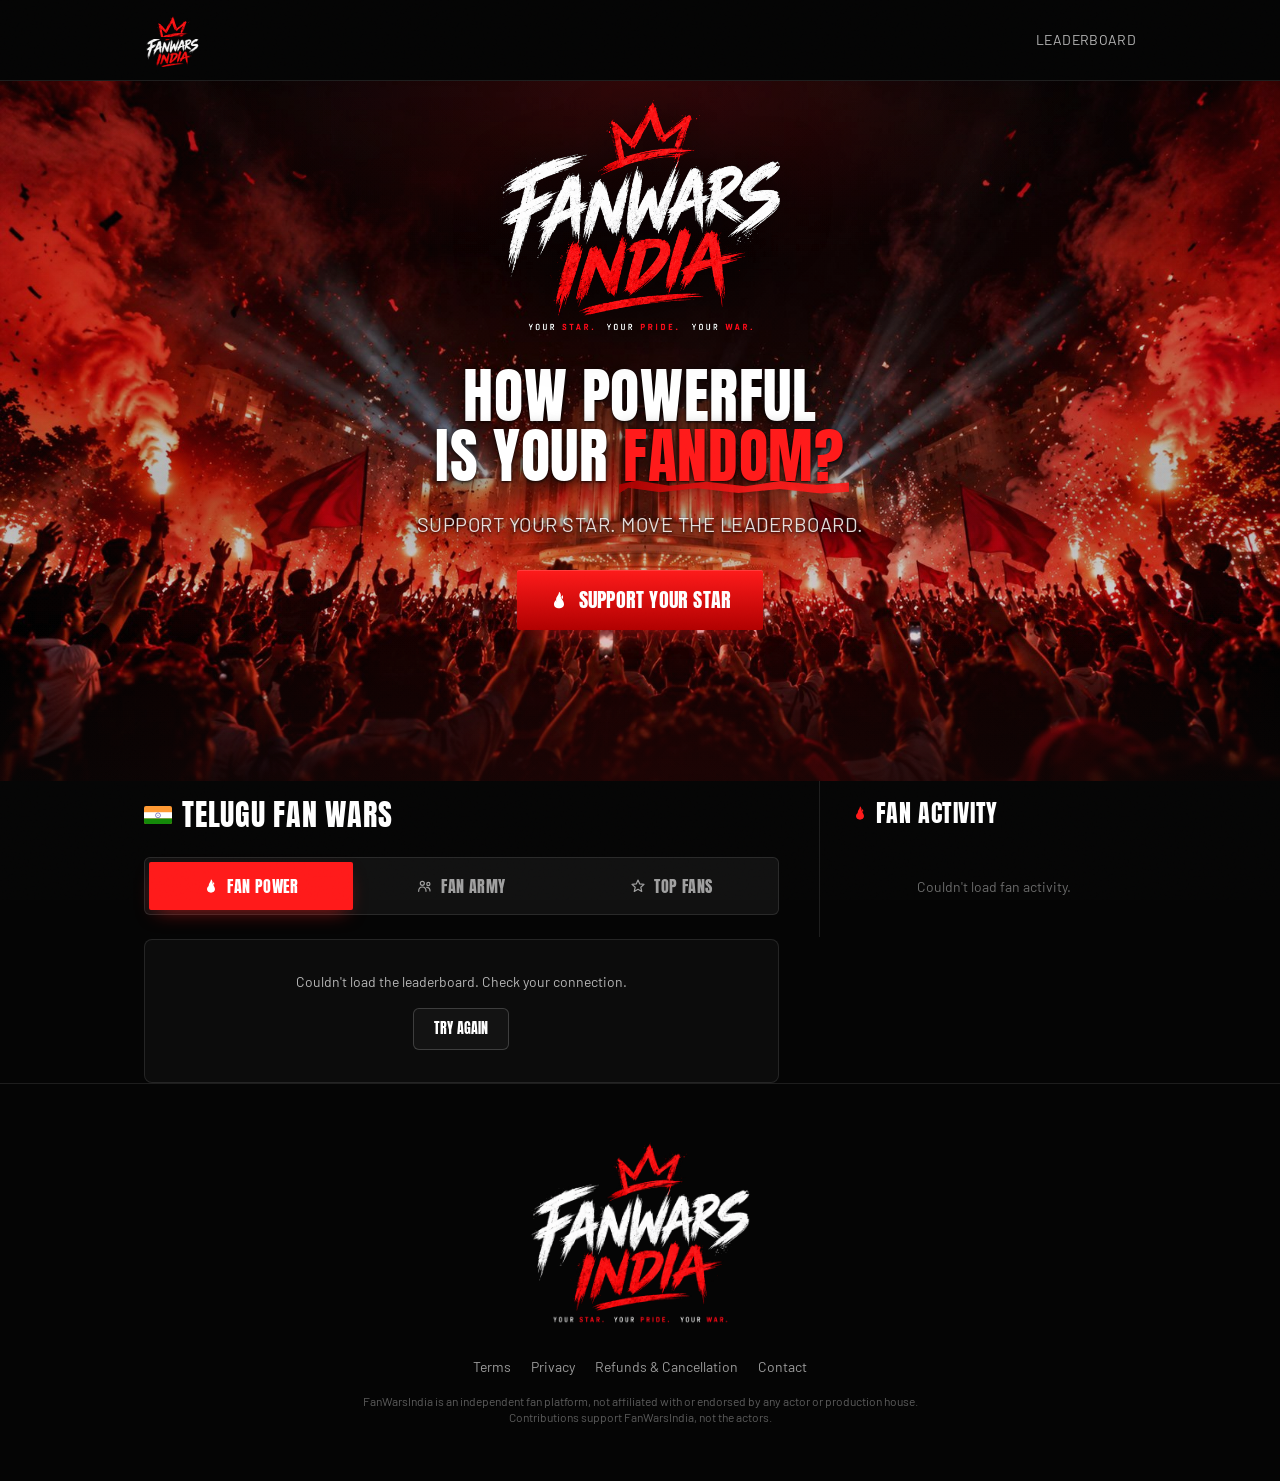
<file: index.html>
<!doctype html>
<html lang="en">
<head>
<meta charset="UTF-8" />
<meta name="viewport" content="width=device-width, initial-scale=1, viewport-fit=cover" />
<title>FanWarsIndia — Your Star. Your Pride. Your War.</title>
<meta name="description" content="Telugu cinema fandom leaderboard. Support your star. Move the leaderboard." />
<meta name="theme-color" content="#050505" />
<link rel="canonical" href="https://www.fanwarsindia.com/" />

<meta property="og:type" content="website" />
<meta property="og:site_name" content="FanWarsIndia" />
<meta property="og:url" content="https://www.fanwarsindia.com/" />
<meta property="og:title" content="FanWarsIndia — How powerful is your fandom?" />
<meta property="og:description" content="Support your star. Move the leaderboard. Your Star. Your Pride. Your War." />
<meta property="og:image" content="https://www.fanwarsindia.com/assets/og/og-image.jpg" />
<meta property="og:image:width" content="1200" />
<meta property="og:image:height" content="630" />
<meta property="og:image:alt" content="FanWarsIndia logo over a crowd of Telugu cinema fans" />
<meta name="twitter:card" content="summary_large_image" />
<meta name="twitter:title" content="FanWarsIndia — How powerful is your fandom?" />
<meta name="twitter:description" content="Support your star. Move the leaderboard." />
<meta name="twitter:image" content="https://www.fanwarsindia.com/assets/og/og-image.jpg" />

<link rel="preconnect" href="https://fonts.googleapis.com" />
<link rel="preconnect" href="https://fonts.gstatic.com" crossorigin />
<link href="https://fonts.googleapis.com/css2?family=Anton&family=Barlow:wght@400;500;600;700&family=Oswald:wght@500;600;700&display=swap" rel="stylesheet" />


<link rel="stylesheet" href="css/styles.css?v=29" />
<link rel="stylesheet" href="css/tailwind.css?v=29" />
<link rel="icon" href="assets/logo/crown-mark.png" type="image/png" />
</head>
<body class="font-body bg-fwblack text-fwwhite">
<div class="grain-overlay"></div>

<!-- HEADER -->
<header class="sticky top-0 z-40 border-b border-white/10 bg-fwblack/90 backdrop-blur">
  <div class="max-w-5xl mx-auto px-4 h-20 flex items-center justify-between">
    <a href="#top" class="flex flex-col items-center justify-center gap-0.5 py-2">
      <img src="assets/logo/crown-mark.png" alt="" class="h-6 w-auto object-contain" />
      <img src="assets/logo/wordmark-mark.png" alt="FanWarsIndia" class="h-7 w-auto object-contain" />
    </a>
    <nav class="flex items-center gap-4 text-sm uppercase tracking-wide text-white/70">
      <a href="#leaderboard" class="hover:text-fwwhite transition-colors">Leaderboard</a>
    </nav>
  </div>
</header>

<main id="top">
  <!-- HERO -->
  <section class="relative px-4 pt-3 sm:pt-4 pb-16 text-center overflow-hidden min-h-[560px] sm:min-h-[700px] flex items-start">
    <!-- Tall image for phones, wide for tablets/laptops; each device downloads only its own. -->
    <picture>
      <source media="(max-width: 767px)" srcset="assets/hero/hero-mobile.jpg" />
      <img
        src="assets/hero/hero-desktop.jpg"
        alt=""
        fetchpriority="high"
        class="absolute inset-0 z-0 w-full h-full object-cover object-[center_40%] max-md:object-bottom"
      />
    </picture>
    <div class="absolute inset-0 hero-scrim"></div>
    <div class="hero-glow"></div>
    <div class="relative z-10 max-w-2xl mx-auto">
      <div class="flex justify-center mb-8">
        <img src="assets/logo/fanwarsindia-logo.png" alt="FanWarsIndia — Your Star. Your Pride. Your War." class="w-64 sm:w-72 h-auto drop-shadow-[0_6px_24px_rgba(0,0,0,0.85)]" />
      </div>
      <h1 class="font-display uppercase leading-[0.95] text-[13vw] sm:text-6xl hero-text-shadow">
        How powerful<br />is your <span class="text-fwred brush-underline">fandom?</span>
      </h1>
      <p class="mt-6 text-lg sm:text-xl text-white/85 uppercase tracking-wide hero-text-shadow">
        Support your star. Move the leaderboard.
      </p>
      <div class="mt-8 flex justify-center">
        <a
          href="#leaderboard"
          class="fire-btn tap-active inline-flex items-center gap-2.5 font-display uppercase text-lg sm:text-xl px-8 py-4 rounded-sm"
        >
          <span class="w-5 h-5">
            <svg viewBox="0 0 24 24" fill="none" xmlns="http://www.w3.org/2000/svg">
              <path d="M12 2C12 6 8.5 7.8 8.5 11.5C8.5 13.5 9.8 14.5 9.8 14.5C9.8 14.5 8.5 13.8 8.5 12C6.8 13.5 6 15.3 6 17C6 20 8.7 22 12 22C15.3 22 18 20 18 17C18 12.5 14.5 11.8 14.8 8C14.8 8 16 9.5 16 11.5C17 10 17.2 8 16.2 6C15.5 8 14 8.5 14 8.5C15 5.5 13.5 3 12 2Z" fill="currentColor"/>
            </svg>
          </span>
          Support Your Star
        </a>
      </div>
    </div>
  </section>

  <div class="lg:max-w-5xl lg:mx-auto lg:px-4 lg:grid lg:grid-cols-[2fr_1fr] lg:gap-10 lg:items-start">

    <!-- LEADERBOARD -->
    <section id="leaderboard" class="scroll-mt-24 px-4 pt-4 pb-10 max-w-2xl mx-auto lg:max-w-none lg:mx-0 lg:px-0 lg:pb-0">
      <div class="flex items-center gap-2.5 mb-6">
        <!-- SVG, not the 🇮🇳 emoji: Windows has no flag emoji and renders it as the letters "IN" -->
        <svg viewBox="0 0 30 20" class="w-7 h-auto shrink-0 rounded-[2px]" role="img" aria-label="India">
          <rect width="30" height="20" fill="#FF9933"/>
          <rect y="6.667" width="30" height="6.667" fill="#FFFFFF"/>
          <rect y="13.333" width="30" height="6.667" fill="#138808"/>
          <circle cx="15" cy="10" r="2.6" fill="none" stroke="#000080" stroke-width="0.5"/>
          <circle cx="15" cy="10" r="0.5" fill="#000080"/>
        </svg>
        <h2 class="font-display uppercase text-2xl sm:text-3xl tracking-wide">Telugu Fan Wars</h2>
      </div>

      <!-- Toggle -->
      <div class="grid grid-cols-3 gap-1.5 p-1 rounded-md bg-white/5 border border-white/10 mb-6">
        <button id="toggle-power" data-mode="power" class="toggle-btn tap-active py-3 rounded-sm font-display uppercase text-xs sm:text-base tracking-wide flex items-center justify-center gap-1.5 sm:gap-2">
          <span class="w-4 h-4 shrink-0 js-icon-flame"></span> Fan Power
        </button>
        <button id="toggle-army" data-mode="army" class="toggle-btn tap-active py-3 rounded-sm font-display uppercase text-xs sm:text-base tracking-wide flex items-center justify-center gap-1.5 sm:gap-2">
          <span class="w-4 h-4 shrink-0 js-icon-crowd"></span> Fan Army
        </button>
        <button id="toggle-fans" data-mode="fans" class="toggle-btn tap-active py-3 rounded-sm font-display uppercase text-xs sm:text-base tracking-wide flex items-center justify-center gap-1.5 sm:gap-2">
          <span class="w-4 h-4 shrink-0 js-icon-star"></span> Top Fans
        </button>
      </div>

      <div id="leaderboard-list" class="flex flex-col gap-3"></div>
    </section>

    <!-- FAN ACTIVITY -->
    <section class="px-4 py-10 max-w-2xl mx-auto border-t border-white/10 lg:max-w-none lg:mx-0 lg:px-0 lg:py-4 lg:border-t-0 lg:border-l lg:border-white/10 lg:pl-8 lg:sticky lg:top-24 lg:max-h-[calc(100vh-7rem)] lg:overflow-y-auto lg:no-scrollbar">
      <div class="flex items-center gap-2 mb-6">
        <span class="w-4 h-4 text-fwred js-icon-flame"></span>
        <h2 class="font-display uppercase text-xl sm:text-2xl tracking-wide">Fan Activity</h2>
      </div>
      <div id="activity-list" class="flex flex-col divide-y divide-white/10"></div>
    </section>

  </div>

  <!-- FOOTER -->
  <footer class="px-4 py-14 text-center border-t border-white/10">
    <img src="assets/logo/fanwarsindia-logo.png" alt="FanWarsIndia — Your Star. Your Pride. Your War." class="w-48 sm:w-56 mx-auto" />
    <nav class="mt-8 flex flex-wrap justify-center gap-x-5 gap-y-2 text-sm text-white/60">
      <a href="terms.html" class="hover:text-white">Terms</a>
      <a href="privacy.html" class="hover:text-white">Privacy</a>
      <a href="refund.html" class="hover:text-white">Refunds &amp; Cancellation</a>
      <a href="contact.html" class="hover:text-white">Contact</a>
    </nav>
    <p class="text-white/35 text-xs mt-4 max-w-xl mx-auto">FanWarsIndia is an independent fan platform, not affiliated with or endorsed by any actor or production house. Contributions support FanWarsIndia, not the actors.</p>
  </footer>
</main>

<!-- SUPPORT FLOW MODAL ROOT -->
<div id="modal-root"></div>

<script src="js/config.js?v=29"></script>
<script src="js/icons.js?v=29"></script>
<script src="js/actors.js?v=29"></script>
<script src="js/fanLevel.js?v=29"></script>
<script src="js/store.js?v=29"></script>
<script src="js/render.js?v=29"></script>
<script src="js/fan-card.js?v=29"></script>
<script src="js/support-flow.js?v=29"></script>
<script src="js/main.js?v=29"></script>
</body>
</html>
</file>
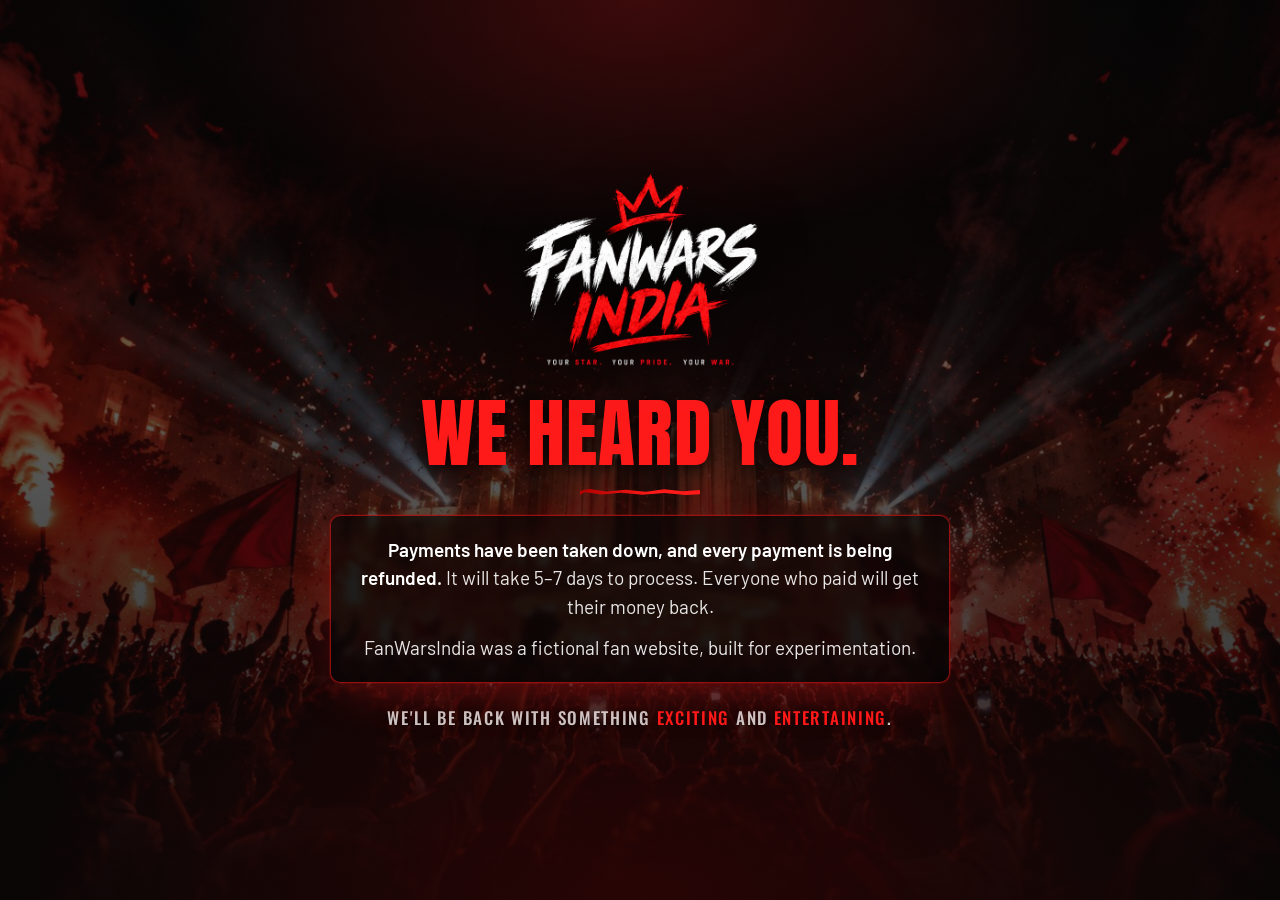
<file: maintenance-site/index.html>
<!doctype html>
<html lang="en">
<head>
<meta charset="UTF-8" />
<meta name="viewport" content="width=device-width, initial-scale=1, viewport-fit=cover" />
<title>FanWarsIndia — A note from us</title>
<meta name="description" content="A note from FanWarsIndia: payments have been taken down and all payments are being refunded." />
<meta name="robots" content="noindex, nofollow" />
<meta name="theme-color" content="#050505" />
<link rel="icon" href="/assets/logo/crown-mark.png" type="image/png" />
<link rel="preconnect" href="https://fonts.googleapis.com" />
<link rel="preconnect" href="https://fonts.gstatic.com" crossorigin />
<link href="https://fonts.googleapis.com/css2?family=Anton&family=Barlow:wght@400;500;600&family=Oswald:wght@500;600&display=swap" rel="stylesheet" />
<style>
  :root { --black: #050505; --white: #ffffff; --red: #ff1a1a; --deepred: #b00000; }
  * { box-sizing: border-box; margin: 0; padding: 0; }
  html, body { height: 100%; overflow: hidden; }
  body {
    background: var(--black);
    color: var(--white);
    font-family: "Barlow", system-ui, sans-serif;
    -webkit-font-smoothing: antialiased;
    position: relative;
  }
  .bg { position: fixed; inset: 0; z-index: 0; }
  .bg img { width: 100%; height: 100%; object-fit: cover; object-position: center 40%; display: block; }
  /* Dark scrim so the text stays readable, fading to the page black at the bottom */
  .scrim {
    position: fixed; inset: 0; z-index: 1; pointer-events: none;
    background: linear-gradient(to bottom, rgba(5,5,5,0.72) 0%, rgba(5,5,5,0.62) 40%, rgba(5,5,5,0.78) 75%, rgba(5,5,5,0.96) 100%);
  }
  .glow {
    position: fixed; inset: 0; z-index: 2; pointer-events: none;
    background:
      radial-gradient(ellipse 60% 45% at 50% 0%, rgba(255,26,26,0.22), transparent 60%),
      radial-gradient(ellipse 80% 60% at 50% 100%, rgba(176,0,0,0.20), transparent 70%);
  }
  .grain {
    position: fixed; inset: 0; z-index: 3; pointer-events: none; opacity: 0.06; mix-blend-mode: overlay;
    background-image: url("data:image/svg+xml;utf8,<svg xmlns='http://www.w3.org/2000/svg' width='120' height='120'><filter id='n'><feTurbulence type='fractalNoise' baseFrequency='0.85' numOctaves='2' stitchTiles='stitch'/></filter><rect width='100%25' height='100%25' filter='url(%23n)'/></svg>");
    background-size: 220px 220px;
  }
  /* Everything is sized from the screen HEIGHT (vh/dvh) as well as the width, so the whole
     message always fits on one screen with no scrolling. */
  main {
    position: relative; z-index: 4;
    height: 100vh; height: 100dvh;
    display: flex; flex-direction: column; align-items: center; justify-content: center;
    text-align: center;
    padding: 2vh 24px;
    overflow: hidden;
  }
  .logo {
    height: auto; width: auto;
    max-width: min(280px, 62vw);
    max-height: 22vh;
    filter: drop-shadow(0 6px 24px rgba(0,0,0,0.85));
    margin-bottom: 3vh;
  }
  .bar {
    width: 120px; height: 6px; margin: 1.8vh auto 0;
    background: linear-gradient(90deg, var(--deepred), var(--red) 60%, var(--red));
    clip-path: polygon(0% 30%, 8% 0%, 22% 40%, 38% 10%, 55% 45%, 70% 5%, 86% 35%, 100% 15%, 100% 85%, 88% 100%, 70% 65%, 52% 95%, 34% 60%, 18% 90%, 4% 55%, 0% 100%);
  }
  h1 {
    font-family: "Anton", "Arial Black", sans-serif;
    font-weight: 400;
    text-transform: uppercase;
    font-size: min(11vw, 9vh, 76px);
    line-height: 1.02;
    color: var(--red);
    text-shadow: 0 0 40px rgba(255,26,26,0.4), 0 3px 18px rgba(0,0,0,0.85);
    letter-spacing: 0.015em;
    text-shadow: 0 3px 18px rgba(0,0,0,0.85);
  }
  /* The highlighted announcement */
  .notice {
    margin-top: 2.2vh;
    width: min(620px, 100%);
    padding: 2.2vh min(5vw, 28px);
    border: 1px solid rgba(255,26,26,0.55);
    border-radius: 10px;
    background: rgba(5,5,5,0.62);
    box-shadow: 0 0 0 1px rgba(255,26,26,0.12), 0 18px 50px -18px rgba(255,26,26,0.45);
    backdrop-filter: blur(3px);
  }
  .notice p {
    font-size: min(4.3vw, 2.75vh, 19px);
    line-height: 1.5;
    color: rgba(255,255,255,0.9);
  }
  .notice p + p { margin-top: 1.4vh; }
  .notice strong { color: var(--white); font-weight: 600; }
  .coming {
    margin-top: 2.4vh;
    font-family: "Oswald", sans-serif;
    font-weight: 500;
    font-size: min(4vw, 2.7vh, 17px);
    letter-spacing: 0.1em;
    text-transform: uppercase;
    color: rgba(255,255,255,0.78);
    text-shadow: 0 2px 12px rgba(0,0,0,0.8);
  }
  .coming b { color: var(--red); font-weight: 500; }
</style>
</head>
<body>
  <div class="bg">
    <picture>
      <source media="(max-width: 767px)" srcset="/assets/hero/hero-mobile.jpg" />
      <img src="/assets/hero/hero-desktop.jpg" alt="" />
    </picture>
  </div>
  <div class="scrim"></div>
  <div class="glow"></div>
  <div class="grain"></div>

  <main>
    <img class="logo" src="/assets/logo/fanwarsindia-logo.png" alt="FanWarsIndia — Your Star. Your Pride. Your War." />
    <h1>We heard you.</h1>
    <div class="bar" aria-hidden="true"></div>
    <div class="notice">
      <p><strong>Payments have been taken down, and every payment is being refunded.</strong> It will take 5–7 days to process. Everyone who paid will get their money back.</p>
      <p>FanWarsIndia was a fictional fan website, built for experimentation.</p>
    </div>
    <p class="coming">We'll be back with something <b>exciting</b> and <b>entertaining</b>.</p>
  </main>
</body>
</html>
</file>
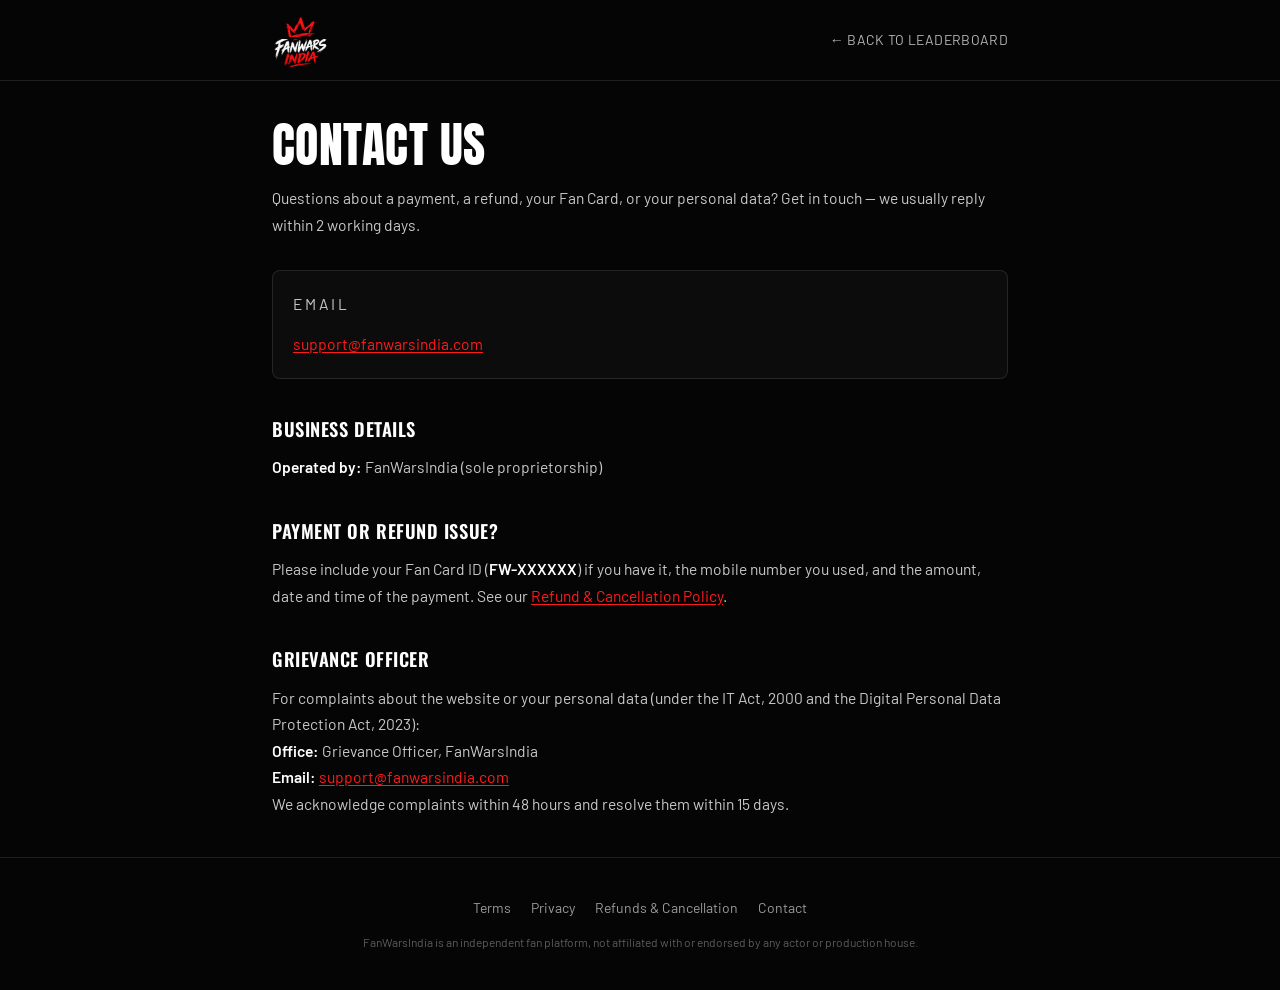
<file: contact.html>
<!doctype html>
<html lang="en">
<head>
<meta charset="UTF-8" />
<meta name="viewport" content="width=device-width, initial-scale=1, viewport-fit=cover" />
<title>Contact Us — FanWarsIndia</title>
<meta name="description" content="Contact FanWarsIndia for support, payment questions, refunds and grievances." />
<meta name="theme-color" content="#050505" />
<link rel="canonical" href="https://www.fanwarsindia.com/contact.html" />
<link rel="preconnect" href="https://fonts.googleapis.com" />
<link rel="preconnect" href="https://fonts.gstatic.com" crossorigin />
<link href="https://fonts.googleapis.com/css2?family=Anton&family=Barlow:wght@400;500;600;700&family=Oswald:wght@500;600;700&display=swap" rel="stylesheet" />
<link rel="stylesheet" href="css/styles.css?v=29" />
<link rel="stylesheet" href="css/tailwind.css?v=29" />
<link rel="icon" href="assets/logo/crown-mark.png" type="image/png" />
</head>
<body class="font-body bg-fwblack text-fwwhite">
<header class="border-b border-white/10">
  <div class="max-w-3xl mx-auto px-4 h-20 flex items-center justify-between">
    <a href="/" class="flex flex-col items-center gap-0.5">
      <img src="assets/logo/crown-mark.png" alt="" class="h-6 w-auto" />
      <img src="assets/logo/wordmark-mark.png" alt="FanWarsIndia" class="h-7 w-auto" />
    </a>
    <a href="/" class="text-sm uppercase tracking-wide text-white/70 hover:text-white">← Back to leaderboard</a>
  </div>
</header>

<main class="legal max-w-3xl mx-auto px-4 py-10">
  <h1 class="font-display uppercase text-4xl sm:text-5xl">Contact Us</h1>
  <p class="mt-4">Questions about a payment, a refund, your Fan Card, or your personal data? Get in touch — we usually reply within 2 working days.</p>

  <div class="mt-8 rounded-lg border border-white/10 bg-white/[0.03] p-5">
    <p class="text-xs uppercase tracking-[0.2em] text-white/40 mb-2">Email</p>
    <p class="text-lg"><a href="mailto:support@fanwarsindia.com">support@fanwarsindia.com</a></p>
  </div>

  <h2>Business details</h2>
  <p><strong>Operated by:</strong> FanWarsIndia (sole proprietorship)</p>

  <h2>Payment or refund issue?</h2>
  <p>Please include your Fan Card ID (<strong>FW-XXXXXX</strong>) if you have it, the mobile number you used, and the amount, date and time of the payment. See our <a href="refund.html">Refund &amp; Cancellation Policy</a>.</p>

  <h2>Grievance Officer</h2>
  <p>For complaints about the website or your personal data (under the IT Act, 2000 and the Digital Personal Data Protection Act, 2023):<br />
     <strong>Office:</strong> Grievance Officer, FanWarsIndia<br />
     <strong>Email:</strong> <a href="mailto:support@fanwarsindia.com">support@fanwarsindia.com</a><br />
     We acknowledge complaints within 48 hours and resolve them within 15 days.</p>
</main>

<footer class="px-4 py-10 border-t border-white/10 text-center">
  <nav class="flex flex-wrap justify-center gap-x-5 gap-y-2 text-sm text-white/60">
    <a href="terms.html" class="hover:text-white">Terms</a>
    <a href="privacy.html" class="hover:text-white">Privacy</a>
    <a href="refund.html" class="hover:text-white">Refunds &amp; Cancellation</a>
    <a href="contact.html" class="hover:text-white">Contact</a>
  </nav>
  <p class="text-white/35 text-xs mt-4 max-w-xl mx-auto">FanWarsIndia is an independent fan platform, not affiliated with or endorsed by any actor or production house.</p>
</footer>
</body>
</html>
</file>
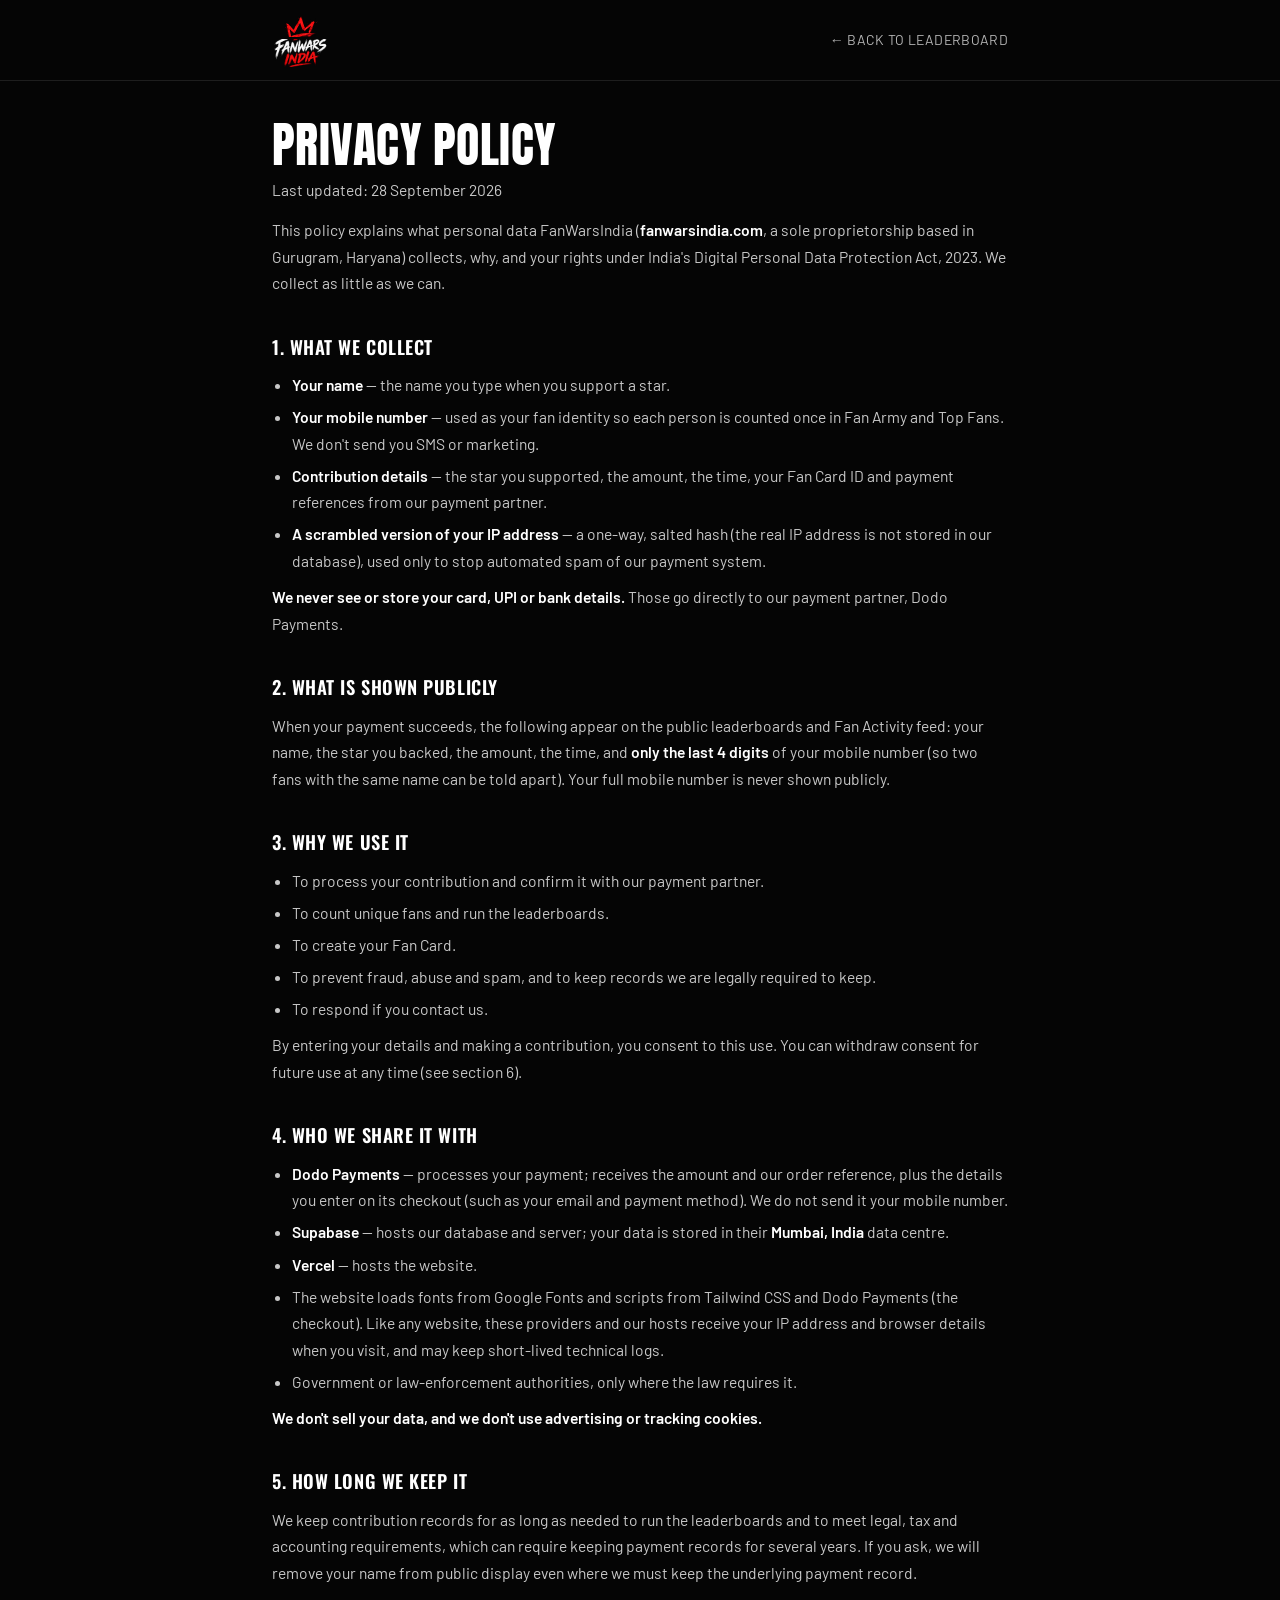
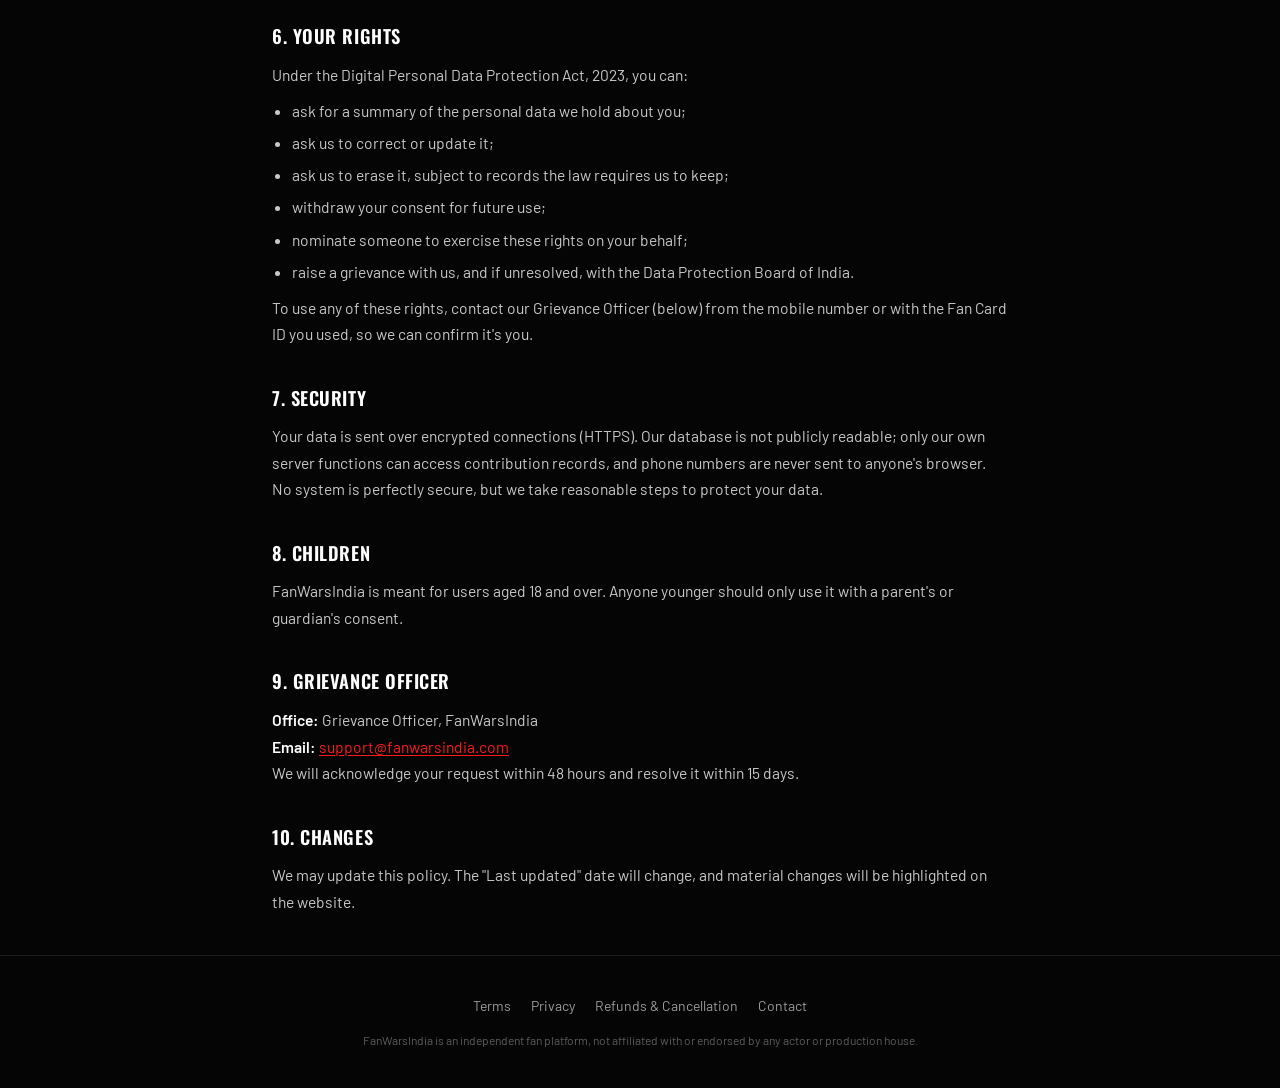
<file: privacy.html>
<!doctype html>
<html lang="en">
<head>
<meta charset="UTF-8" />
<meta name="viewport" content="width=device-width, initial-scale=1, viewport-fit=cover" />
<title>Privacy Policy — FanWarsIndia</title>
<meta name="description" content="How FanWarsIndia collects, uses and protects your personal data." />
<meta name="theme-color" content="#050505" />
<link rel="canonical" href="https://www.fanwarsindia.com/privacy.html" />
<link rel="preconnect" href="https://fonts.googleapis.com" />
<link rel="preconnect" href="https://fonts.gstatic.com" crossorigin />
<link href="https://fonts.googleapis.com/css2?family=Anton&family=Barlow:wght@400;500;600;700&family=Oswald:wght@500;600;700&display=swap" rel="stylesheet" />
<link rel="stylesheet" href="css/styles.css?v=29" />
<link rel="stylesheet" href="css/tailwind.css?v=29" />
<link rel="icon" href="assets/logo/crown-mark.png" type="image/png" />
</head>
<body class="font-body bg-fwblack text-fwwhite">
<header class="border-b border-white/10">
  <div class="max-w-3xl mx-auto px-4 h-20 flex items-center justify-between">
    <a href="/" class="flex flex-col items-center gap-0.5">
      <img src="assets/logo/crown-mark.png" alt="" class="h-6 w-auto" />
      <img src="assets/logo/wordmark-mark.png" alt="FanWarsIndia" class="h-7 w-auto" />
    </a>
    <a href="/" class="text-sm uppercase tracking-wide text-white/70 hover:text-white">← Back to leaderboard</a>
  </div>
</header>

<main class="legal max-w-3xl mx-auto px-4 py-10">
  <h1 class="font-display uppercase text-4xl sm:text-5xl">Privacy Policy</h1>
  <p class="text-white/50 text-sm mt-2">Last updated: 28 September 2026</p>

  <p class="mt-6">This policy explains what personal data FanWarsIndia (<strong>fanwarsindia.com</strong>, a sole proprietorship based in Gurugram, Haryana) collects, why, and your rights under India's Digital Personal Data Protection Act, 2023. We collect as little as we can.</p>

  <h2>1. What we collect</h2>
  <ul>
    <li><strong>Your name</strong> — the name you type when you support a star.</li>
    <li><strong>Your mobile number</strong> — used as your fan identity so each person is counted once in Fan Army and Top Fans. We don't send you SMS or marketing.</li>
    <li><strong>Contribution details</strong> — the star you supported, the amount, the time, your Fan Card ID and payment references from our payment partner.</li>
    <li><strong>A scrambled version of your IP address</strong> — a one-way, salted hash (the real IP address is not stored in our database), used only to stop automated spam of our payment system.</li>
  </ul>
  <p><strong>We never see or store your card, UPI or bank details.</strong> Those go directly to our payment partner, Dodo Payments.</p>

  <h2>2. What is shown publicly</h2>
  <p>When your payment succeeds, the following appear on the public leaderboards and Fan Activity feed: your name, the star you backed, the amount, the time, and <strong>only the last 4 digits</strong> of your mobile number (so two fans with the same name can be told apart). Your full mobile number is never shown publicly.</p>

  <h2>3. Why we use it</h2>
  <ul>
    <li>To process your contribution and confirm it with our payment partner.</li>
    <li>To count unique fans and run the leaderboards.</li>
    <li>To create your Fan Card.</li>
    <li>To prevent fraud, abuse and spam, and to keep records we are legally required to keep.</li>
    <li>To respond if you contact us.</li>
  </ul>
  <p>By entering your details and making a contribution, you consent to this use. You can withdraw consent for future use at any time (see section 6).</p>

  <h2>4. Who we share it with</h2>
  <ul>
    <li><strong>Dodo Payments</strong> — processes your payment; receives the amount and our order reference, plus the details you enter on its checkout (such as your email and payment method). We do not send it your mobile number.</li>
    <li><strong>Supabase</strong> — hosts our database and server; your data is stored in their <strong>Mumbai, India</strong> data centre.</li>
    <li><strong>Vercel</strong> — hosts the website.</li>
    <li>The website loads fonts from Google Fonts and scripts from Tailwind CSS and Dodo Payments (the checkout). Like any website, these providers and our hosts receive your IP address and browser details when you visit, and may keep short-lived technical logs.</li>
    <li>Government or law-enforcement authorities, only where the law requires it.</li>
  </ul>
  <p><strong>We don't sell your data, and we don't use advertising or tracking cookies.</strong></p>

  <h2>5. How long we keep it</h2>
  <p>We keep contribution records for as long as needed to run the leaderboards and to meet legal, tax and accounting requirements, which can require keeping payment records for several years. If you ask, we will remove your name from public display even where we must keep the underlying payment record.</p>

  <h2>6. Your rights</h2>
  <p>Under the Digital Personal Data Protection Act, 2023, you can:</p>
  <ul>
    <li>ask for a summary of the personal data we hold about you;</li>
    <li>ask us to correct or update it;</li>
    <li>ask us to erase it, subject to records the law requires us to keep;</li>
    <li>withdraw your consent for future use;</li>
    <li>nominate someone to exercise these rights on your behalf;</li>
    <li>raise a grievance with us, and if unresolved, with the Data Protection Board of India.</li>
  </ul>
  <p>To use any of these rights, contact our Grievance Officer (below) from the mobile number or with the Fan Card ID you used, so we can confirm it's you.</p>

  <h2>7. Security</h2>
  <p>Your data is sent over encrypted connections (HTTPS). Our database is not publicly readable; only our own server functions can access contribution records, and phone numbers are never sent to anyone's browser. No system is perfectly secure, but we take reasonable steps to protect your data.</p>

  <h2>8. Children</h2>
  <p>FanWarsIndia is meant for users aged 18 and over. Anyone younger should only use it with a parent's or guardian's consent.</p>

  <h2>9. Grievance Officer</h2>
  <p><strong>Office:</strong> Grievance Officer, FanWarsIndia<br />
     <strong>Email:</strong> <a href="mailto:support@fanwarsindia.com">support@fanwarsindia.com</a><br />
     We will acknowledge your request within 48 hours and resolve it within 15 days.</p>

  <h2>10. Changes</h2>
  <p>We may update this policy. The "Last updated" date will change, and material changes will be highlighted on the website.</p>
</main>

<footer class="px-4 py-10 border-t border-white/10 text-center">
  <nav class="flex flex-wrap justify-center gap-x-5 gap-y-2 text-sm text-white/60">
    <a href="terms.html" class="hover:text-white">Terms</a>
    <a href="privacy.html" class="hover:text-white">Privacy</a>
    <a href="refund.html" class="hover:text-white">Refunds &amp; Cancellation</a>
    <a href="contact.html" class="hover:text-white">Contact</a>
  </nav>
  <p class="text-white/35 text-xs mt-4 max-w-xl mx-auto">FanWarsIndia is an independent fan platform, not affiliated with or endorsed by any actor or production house.</p>
</footer>
</body>
</html>
</file>
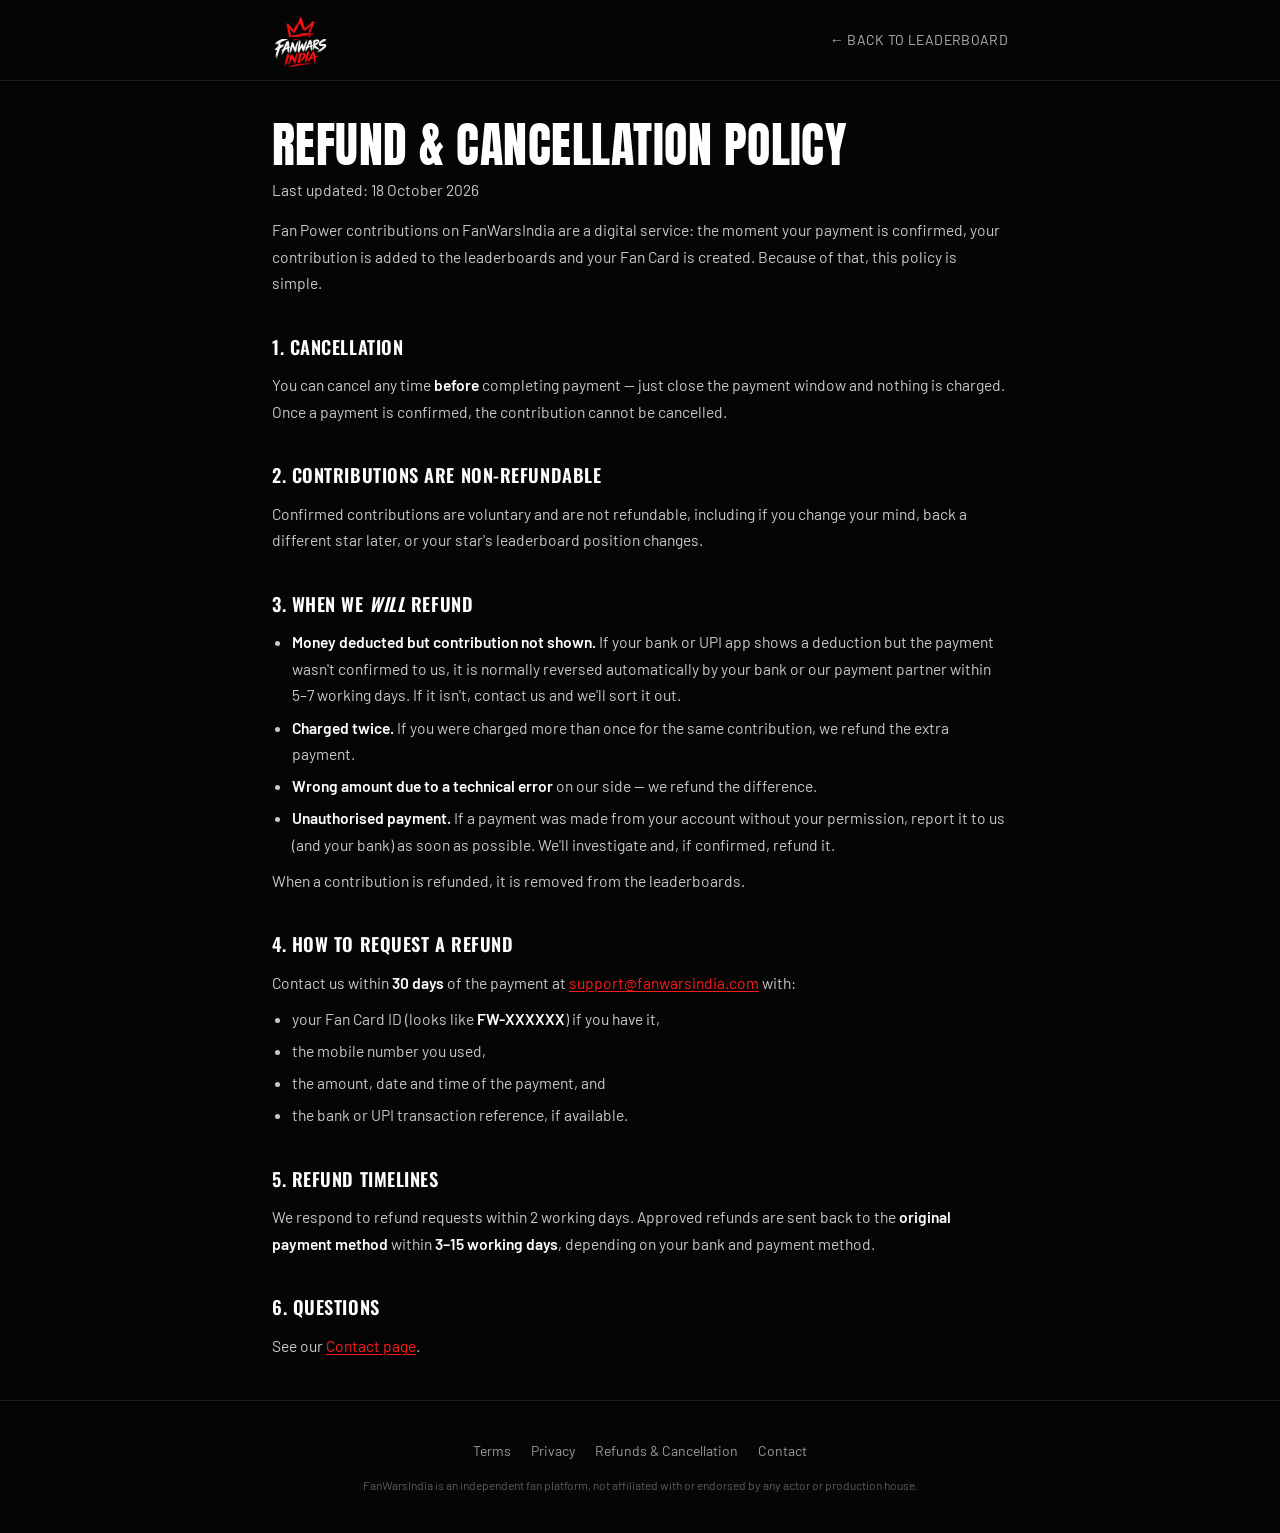
<file: refund.html>
<!doctype html>
<html lang="en">
<head>
<meta charset="UTF-8" />
<meta name="viewport" content="width=device-width, initial-scale=1, viewport-fit=cover" />
<title>Refund &amp; Cancellation Policy — FanWarsIndia</title>
<meta name="description" content="FanWarsIndia refund and cancellation policy for Fan Power contributions." />
<meta name="theme-color" content="#050505" />
<link rel="canonical" href="https://www.fanwarsindia.com/refund.html" />
<link rel="preconnect" href="https://fonts.googleapis.com" />
<link rel="preconnect" href="https://fonts.gstatic.com" crossorigin />
<link href="https://fonts.googleapis.com/css2?family=Anton&family=Barlow:wght@400;500;600;700&family=Oswald:wght@500;600;700&display=swap" rel="stylesheet" />
<link rel="stylesheet" href="css/styles.css?v=29" />
<link rel="stylesheet" href="css/tailwind.css?v=29" />
<link rel="icon" href="assets/logo/crown-mark.png" type="image/png" />
</head>
<body class="font-body bg-fwblack text-fwwhite">
<header class="border-b border-white/10">
  <div class="max-w-3xl mx-auto px-4 h-20 flex items-center justify-between">
    <a href="/" class="flex flex-col items-center gap-0.5">
      <img src="assets/logo/crown-mark.png" alt="" class="h-6 w-auto" />
      <img src="assets/logo/wordmark-mark.png" alt="FanWarsIndia" class="h-7 w-auto" />
    </a>
    <a href="/" class="text-sm uppercase tracking-wide text-white/70 hover:text-white">← Back to leaderboard</a>
  </div>
</header>

<main class="legal max-w-3xl mx-auto px-4 py-10">
  <h1 class="font-display uppercase text-4xl sm:text-5xl">Refund &amp; Cancellation Policy</h1>
  <p class="text-white/50 text-sm mt-2">Last updated: 18 October 2026</p>

  <p class="mt-6">Fan Power contributions on FanWarsIndia are a digital service: the moment your payment is confirmed, your contribution is added to the leaderboards and your Fan Card is created. Because of that, this policy is simple.</p>

  <h2>1. Cancellation</h2>
  <p>You can cancel any time <strong>before</strong> completing payment — just close the payment window and nothing is charged. Once a payment is confirmed, the contribution cannot be cancelled.</p>

  <h2>2. Contributions are non-refundable</h2>
  <p>Confirmed contributions are voluntary and are not refundable, including if you change your mind, back a different star later, or your star's leaderboard position changes.</p>

  <h2>3. When we <em>will</em> refund</h2>
  <ul>
    <li><strong>Money deducted but contribution not shown.</strong> If your bank or UPI app shows a deduction but the payment wasn't confirmed to us, it is normally reversed automatically by your bank or our payment partner within 5–7 working days. If it isn't, contact us and we'll sort it out.</li>
    <li><strong>Charged twice.</strong> If you were charged more than once for the same contribution, we refund the extra payment.</li>
    <li><strong>Wrong amount due to a technical error</strong> on our side — we refund the difference.</li>
    <li><strong>Unauthorised payment.</strong> If a payment was made from your account without your permission, report it to us (and your bank) as soon as possible. We'll investigate and, if confirmed, refund it.</li>
  </ul>
  <p>When a contribution is refunded, it is removed from the leaderboards.</p>

  <h2>4. How to request a refund</h2>
  <p>Contact us within <strong>30 days</strong> of the payment at <a href="mailto:support@fanwarsindia.com">support@fanwarsindia.com</a> with:</p>
  <ul>
    <li>your Fan Card ID (looks like <strong>FW-XXXXXX</strong>) if you have it,</li>
    <li>the mobile number you used,</li>
    <li>the amount, date and time of the payment, and</li>
    <li>the bank or UPI transaction reference, if available.</li>
  </ul>

  <h2>5. Refund timelines</h2>
  <p>We respond to refund requests within 2 working days. Approved refunds are sent back to the <strong>original payment method</strong> within <strong>3–15 working days</strong>, depending on your bank and payment method.</p>

  <h2>6. Questions</h2>
  <p>See our <a href="contact.html">Contact page</a>.</p>
</main>

<footer class="px-4 py-10 border-t border-white/10 text-center">
  <nav class="flex flex-wrap justify-center gap-x-5 gap-y-2 text-sm text-white/60">
    <a href="terms.html" class="hover:text-white">Terms</a>
    <a href="privacy.html" class="hover:text-white">Privacy</a>
    <a href="refund.html" class="hover:text-white">Refunds &amp; Cancellation</a>
    <a href="contact.html" class="hover:text-white">Contact</a>
  </nav>
  <p class="text-white/35 text-xs mt-4 max-w-xl mx-auto">FanWarsIndia is an independent fan platform, not affiliated with or endorsed by any actor or production house.</p>
</footer>
</body>
</html>
</file>
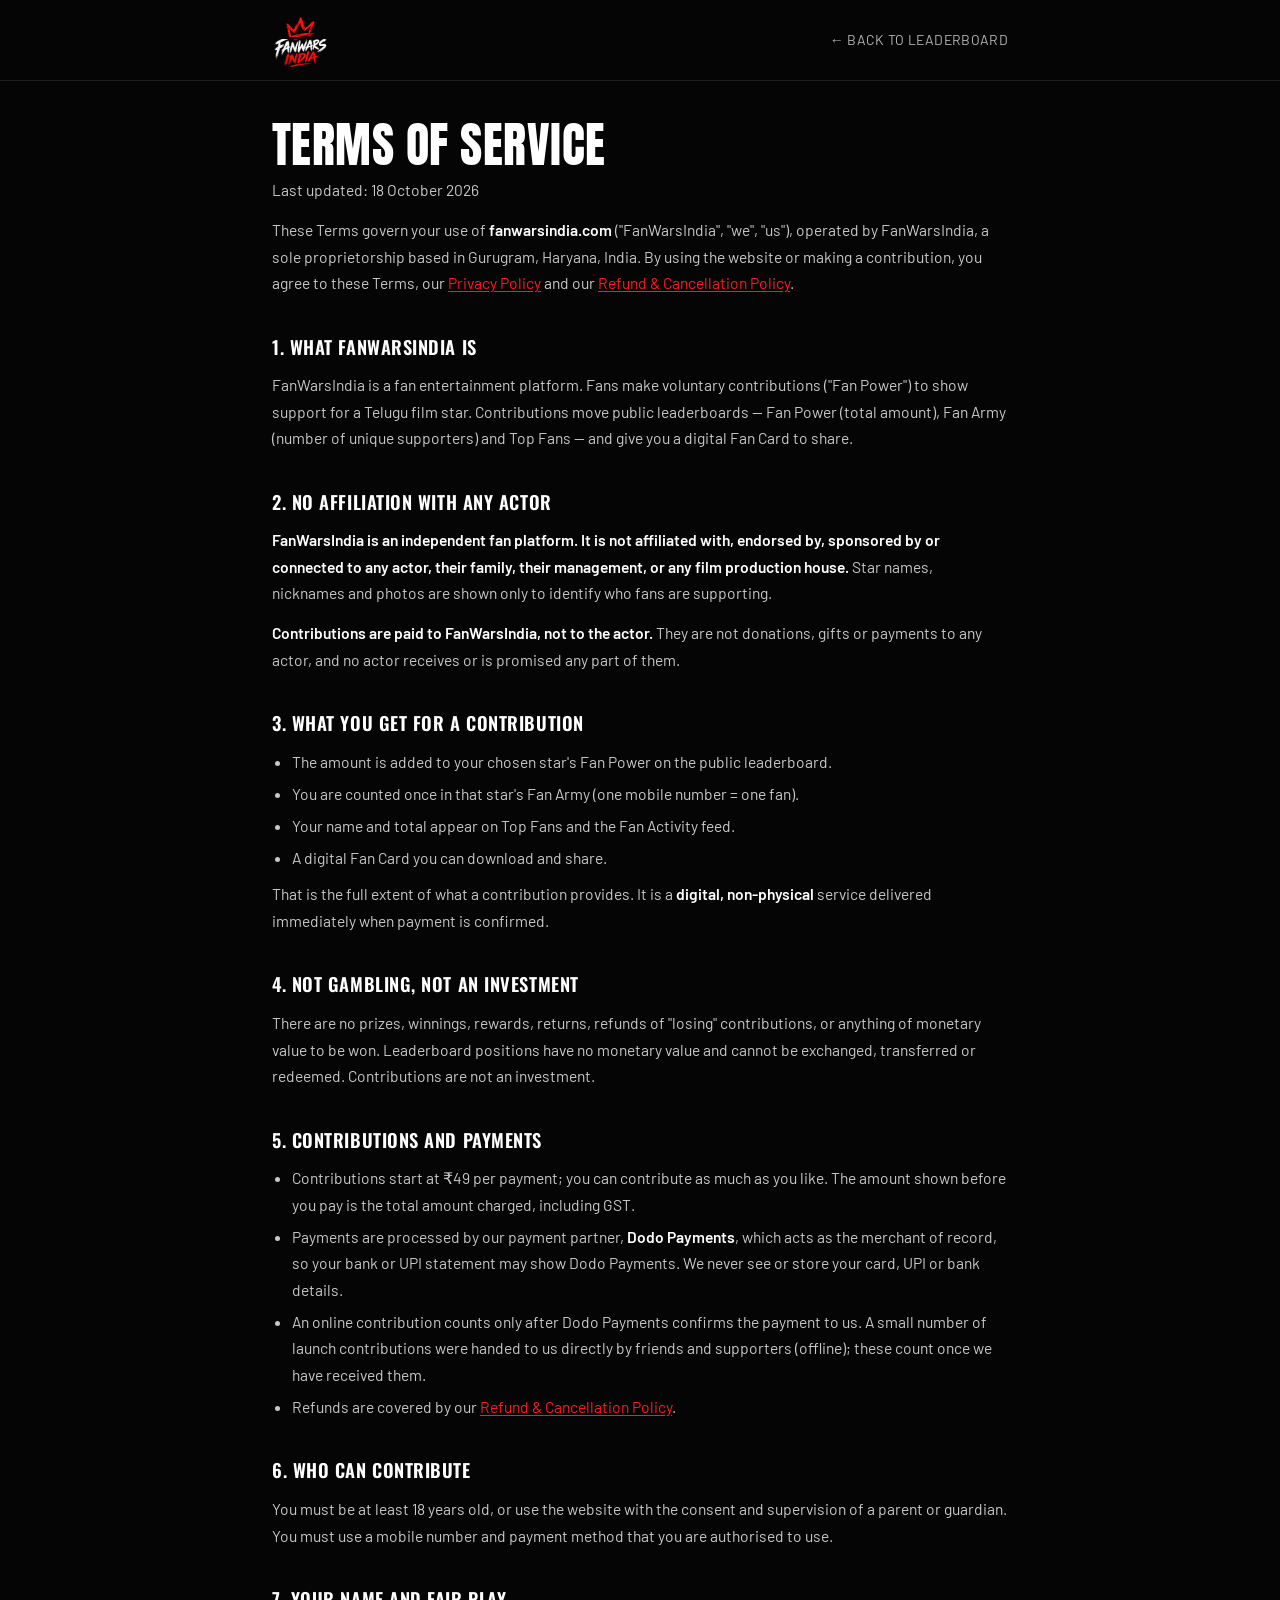
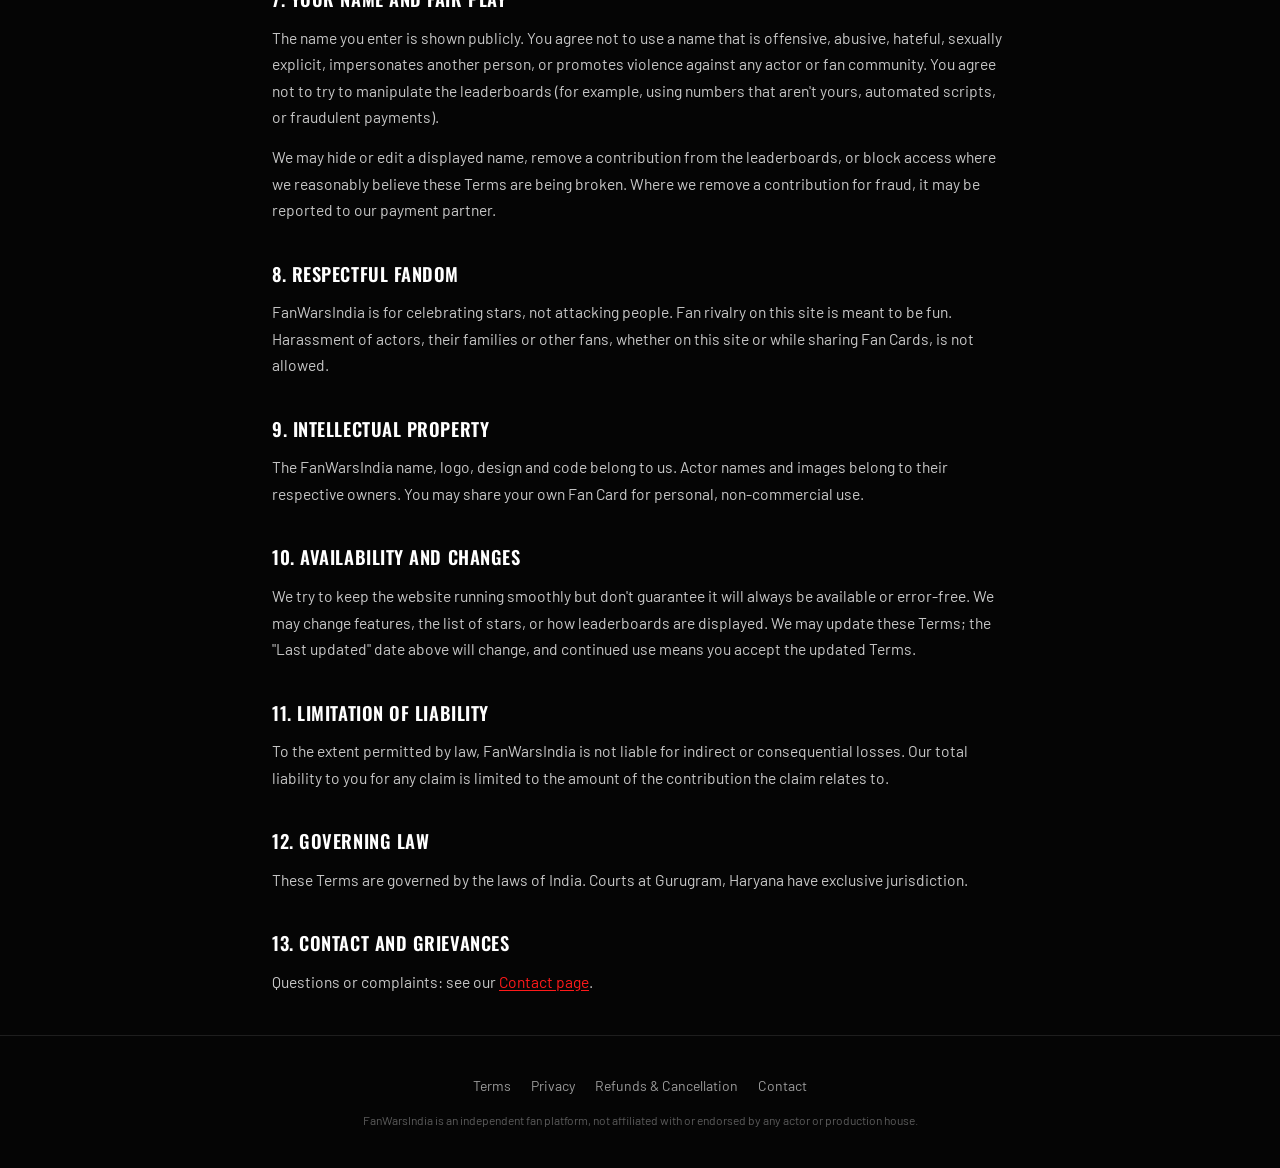
<file: terms.html>
<!doctype html>
<html lang="en">
<head>
<meta charset="UTF-8" />
<meta name="viewport" content="width=device-width, initial-scale=1, viewport-fit=cover" />
<title>Terms of Service — FanWarsIndia</title>
<meta name="description" content="Terms of Service for FanWarsIndia, the Telugu cinema fandom leaderboard." />
<meta name="theme-color" content="#050505" />
<link rel="canonical" href="https://www.fanwarsindia.com/terms.html" />
<link rel="preconnect" href="https://fonts.googleapis.com" />
<link rel="preconnect" href="https://fonts.gstatic.com" crossorigin />
<link href="https://fonts.googleapis.com/css2?family=Anton&family=Barlow:wght@400;500;600;700&family=Oswald:wght@500;600;700&display=swap" rel="stylesheet" />
<link rel="stylesheet" href="css/styles.css?v=29" />
<link rel="stylesheet" href="css/tailwind.css?v=29" />
<link rel="icon" href="assets/logo/crown-mark.png" type="image/png" />
</head>
<body class="font-body bg-fwblack text-fwwhite">
<header class="border-b border-white/10">
  <div class="max-w-3xl mx-auto px-4 h-20 flex items-center justify-between">
    <a href="/" class="flex flex-col items-center gap-0.5">
      <img src="assets/logo/crown-mark.png" alt="" class="h-6 w-auto" />
      <img src="assets/logo/wordmark-mark.png" alt="FanWarsIndia" class="h-7 w-auto" />
    </a>
    <a href="/" class="text-sm uppercase tracking-wide text-white/70 hover:text-white">← Back to leaderboard</a>
  </div>
</header>

<main class="legal max-w-3xl mx-auto px-4 py-10">
  <h1 class="font-display uppercase text-4xl sm:text-5xl">Terms of Service</h1>
  <p class="text-white/50 text-sm mt-2">Last updated: 18 October 2026</p>

  <p class="mt-6">These Terms govern your use of <strong>fanwarsindia.com</strong> ("FanWarsIndia", "we", "us"), operated by FanWarsIndia, a sole proprietorship based in Gurugram, Haryana, India. By using the website or making a contribution, you agree to these Terms, our <a href="privacy.html">Privacy Policy</a> and our <a href="refund.html">Refund &amp; Cancellation Policy</a>.</p>

  <h2>1. What FanWarsIndia is</h2>
  <p>FanWarsIndia is a fan entertainment platform. Fans make voluntary contributions ("Fan Power") to show support for a Telugu film star. Contributions move public leaderboards — Fan Power (total amount), Fan Army (number of unique supporters) and Top Fans — and give you a digital Fan Card to share.</p>

  <h2>2. No affiliation with any actor</h2>
  <p><strong>FanWarsIndia is an independent fan platform. It is not affiliated with, endorsed by, sponsored by or connected to any actor, their family, their management, or any film production house.</strong> Star names, nicknames and photos are shown only to identify who fans are supporting.</p>
  <p><strong>Contributions are paid to FanWarsIndia, not to the actor.</strong> They are not donations, gifts or payments to any actor, and no actor receives or is promised any part of them.</p>

  <h2>3. What you get for a contribution</h2>
  <ul>
    <li>The amount is added to your chosen star's Fan Power on the public leaderboard.</li>
    <li>You are counted once in that star's Fan Army (one mobile number = one fan).</li>
    <li>Your name and total appear on Top Fans and the Fan Activity feed.</li>
    <li>A digital Fan Card you can download and share.</li>
  </ul>
  <p>That is the full extent of what a contribution provides. It is a <strong>digital, non-physical</strong> service delivered immediately when payment is confirmed.</p>

  <h2>4. Not gambling, not an investment</h2>
  <p>There are no prizes, winnings, rewards, returns, refunds of "losing" contributions, or anything of monetary value to be won. Leaderboard positions have no monetary value and cannot be exchanged, transferred or redeemed. Contributions are not an investment.</p>

  <h2>5. Contributions and payments</h2>
  <ul>
    <li>Contributions start at ₹49 per payment; you can contribute as much as you like. The amount shown before you pay is the total amount charged, including GST.</li>
    <li>Payments are processed by our payment partner, <strong>Dodo Payments</strong>, which acts as the merchant of record, so your bank or UPI statement may show Dodo Payments. We never see or store your card, UPI or bank details.</li>
    <li>An online contribution counts only after Dodo Payments confirms the payment to us. A small number of launch contributions were handed to us directly by friends and supporters (offline); these count once we have received them.</li>
    <li>Refunds are covered by our <a href="refund.html">Refund &amp; Cancellation Policy</a>.</li>
  </ul>

  <h2>6. Who can contribute</h2>
  <p>You must be at least 18 years old, or use the website with the consent and supervision of a parent or guardian. You must use a mobile number and payment method that you are authorised to use.</p>

  <h2>7. Your name and fair play</h2>
  <p>The name you enter is shown publicly. You agree not to use a name that is offensive, abusive, hateful, sexually explicit, impersonates another person, or promotes violence against any actor or fan community. You agree not to try to manipulate the leaderboards (for example, using numbers that aren't yours, automated scripts, or fraudulent payments).</p>
  <p>We may hide or edit a displayed name, remove a contribution from the leaderboards, or block access where we reasonably believe these Terms are being broken. Where we remove a contribution for fraud, it may be reported to our payment partner.</p>

  <h2>8. Respectful fandom</h2>
  <p>FanWarsIndia is for celebrating stars, not attacking people. Fan rivalry on this site is meant to be fun. Harassment of actors, their families or other fans, whether on this site or while sharing Fan Cards, is not allowed.</p>

  <h2>9. Intellectual property</h2>
  <p>The FanWarsIndia name, logo, design and code belong to us. Actor names and images belong to their respective owners. You may share your own Fan Card for personal, non-commercial use.</p>

  <h2>10. Availability and changes</h2>
  <p>We try to keep the website running smoothly but don't guarantee it will always be available or error-free. We may change features, the list of stars, or how leaderboards are displayed. We may update these Terms; the "Last updated" date above will change, and continued use means you accept the updated Terms.</p>

  <h2>11. Limitation of liability</h2>
  <p>To the extent permitted by law, FanWarsIndia is not liable for indirect or consequential losses. Our total liability to you for any claim is limited to the amount of the contribution the claim relates to.</p>

  <h2>12. Governing law</h2>
  <p>These Terms are governed by the laws of India. Courts at Gurugram, Haryana have exclusive jurisdiction.</p>

  <h2>13. Contact and grievances</h2>
  <p>Questions or complaints: see our <a href="contact.html">Contact page</a>.</p>
</main>

<footer class="px-4 py-10 border-t border-white/10 text-center">
  <nav class="flex flex-wrap justify-center gap-x-5 gap-y-2 text-sm text-white/60">
    <a href="terms.html" class="hover:text-white">Terms</a>
    <a href="privacy.html" class="hover:text-white">Privacy</a>
    <a href="refund.html" class="hover:text-white">Refunds &amp; Cancellation</a>
    <a href="contact.html" class="hover:text-white">Contact</a>
  </nav>
  <p class="text-white/35 text-xs mt-4 max-w-xl mx-auto">FanWarsIndia is an independent fan platform, not affiliated with or endorsed by any actor or production house.</p>
</footer>
</body>
</html>
</file>
<file: css/styles.css>
/* FanWarsIndia — custom styles (layered on top of Tailwind CDN utilities) */

:root {
  --fw-black: #050505;
  --fw-white: #ffffff;
  --fw-red: #ff1a1a;
  --fw-deepred: #b00000;
}

html {
  scroll-behavior: smooth;
}

body {
  background-color: var(--fw-black);
  color: var(--fw-white);
  font-family: "Barlow", "Inter", system-ui, sans-serif;
  -webkit-font-smoothing: antialiased;
  position: relative;
}

/* Actor names, nicknames, fan names — Oswald reads sharper than Anton at small sizes */
.font-name {
  font-family: "Oswald", "Anton", sans-serif;
  letter-spacing: 0.02em;
}

.font-display {
  font-family: "Anton", "Arial Black", sans-serif;
  letter-spacing: 0.01em;
}

/* Inline icon SVGs (js/icons.js) fill whatever sized wrapper they're placed in */
svg[viewBox="0 0 24 24"] {
  width: 100%;
  height: 100%;
  display: block;
}

/* Film-grain overlay across the whole page */
.grain-overlay {
  position: fixed;
  inset: 0;
  pointer-events: none;
  z-index: 60;
  opacity: 0.05;
  mix-blend-mode: overlay;
  background-image: url("data:image/svg+xml;utf8,<svg xmlns='http://www.w3.org/2000/svg' width='120' height='120'><filter id='n'><feTurbulence type='fractalNoise' baseFrequency='0.85' numOctaves='2' stitchTiles='stitch'/></filter><rect width='100%25' height='100%25' filter='url(%23n)'/></svg>");
  background-size: 220px 220px;
}

/* Vignette + subtle red glow over the hero photo */
.hero-glow {
  position: absolute;
  inset: 0;
  z-index: 2;
  pointer-events: none;
  background:
    radial-gradient(ellipse 60% 45% at 50% 0%, rgba(255, 26, 26, 0.18), transparent 60%),
    radial-gradient(ellipse 80% 60% at 50% 100%, rgba(176, 0, 0, 0.14), transparent 70%);
}

/* Scrim over the hero photo. The hero images are shot with a dark sky already, so this only
   steadies the headline area and fades the bottom into the page background. */
.hero-scrim {
  z-index: 1;
  pointer-events: none;
  background: linear-gradient(
    to bottom,
    rgba(5, 5, 5, 0.3) 0%,
    rgba(5, 5, 5, 0.22) 35%,
    rgba(5, 5, 5, 0.3) 60%,
    rgba(5, 5, 5, 0.12) 80%,
    rgba(5, 5, 5, 0.75) 100%
  );
}

.hero-text-shadow {
  text-shadow: 0 3px 18px rgba(0, 0, 0, 0.85), 0 1px 3px rgba(0, 0, 0, 0.9);
}

.brush-underline {
  display: inline-block;
  position: relative;
}
.brush-underline::after {
  content: "";
  position: absolute;
  left: -2%;
  right: -2%;
  bottom: -0.12em;
  height: 0.22em;
  background: linear-gradient(90deg, var(--fw-deepred), var(--fw-red) 60%, var(--fw-red));
  clip-path: polygon(0% 30%, 8% 0%, 22% 40%, 38% 10%, 55% 45%, 70% 5%, 86% 35%, 100% 15%, 100% 85%, 88% 100%, 70% 65%, 52% 95%, 34% 60%, 18% 90%, 4% 55%, 0% 100%);
  opacity: 0.9;
}

.torn-edge-top {
  clip-path: polygon(
    0% 6%, 4% 0%, 9% 5%, 14% 1%, 20% 6%, 26% 0%, 33% 5%, 40% 1%, 47% 6%,
    54% 0%, 61% 5%, 68% 1%, 75% 6%, 82% 0%, 89% 5%, 95% 1%, 100% 6%,
    100% 100%, 0% 100%
  );
}

.card-grain {
  position: relative;
  overflow: hidden;
}
.card-grain::before {
  content: "";
  position: absolute;
  inset: 0;
  background-image: url("data:image/svg+xml;utf8,<svg xmlns='http://www.w3.org/2000/svg' width='120' height='120'><filter id='n'><feTurbulence type='fractalNoise' baseFrequency='0.9' numOctaves='2' stitchTiles='stitch'/></filter><rect width='100%25' height='100%25' filter='url(%23n)'/></svg>");
  background-size: 180px 180px;
  opacity: 0.05;
  mix-blend-mode: overlay;
  pointer-events: none;
}

.rank-glow-1 {
  box-shadow: 0 0 0 1px rgba(255, 26, 26, 0.55), 0 18px 45px -12px rgba(255, 26, 26, 0.45);
}
.rank-glow-2 {
  box-shadow: 0 0 0 1px rgba(255, 26, 26, 0.32), 0 14px 34px -14px rgba(255, 26, 26, 0.3);
}
.rank-glow-3 {
  box-shadow: 0 0 0 1px rgba(255, 26, 26, 0.2), 0 12px 28px -16px rgba(255, 26, 26, 0.22);
}

.tap-active:active {
  transform: scale(0.97);
}

.fire-btn {
  background: linear-gradient(180deg, var(--fw-red), var(--fw-deepred));
  box-shadow: 0 8px 24px -8px rgba(255, 26, 26, 0.6), inset 0 1px 0 rgba(255, 255, 255, 0.15);
}
.fire-btn:active {
  transform: scale(0.97);
}

.chip-outline {
  border: 1.5px solid rgba(255, 255, 255, 0.18);
  background: rgba(255, 255, 255, 0.03);
}
.chip-outline.active {
  border-color: var(--fw-red);
  background: rgba(255, 26, 26, 0.12);
  box-shadow: 0 0 0 1px rgba(255, 26, 26, 0.4) inset;
}

.num-flash {
  animation: numFlash 900ms ease-out;
}
@keyframes numFlash {
  0% {
    color: var(--fw-red);
    text-shadow: 0 0 18px rgba(255, 26, 26, 0.85);
  }
  100% {
    color: var(--fw-white);
    text-shadow: none;
  }
}

.rise-in {
  animation: riseIn 420ms cubic-bezier(0.2, 0.8, 0.2, 1) both;
}
@keyframes riseIn {
  from {
    opacity: 0;
    transform: translateY(14px);
  }
  to {
    opacity: 1;
    transform: translateY(0);
  }
}

.pop-in {
  animation: popIn 380ms cubic-bezier(0.34, 1.56, 0.64, 1) both;
}
@keyframes popIn {
  from {
    opacity: 0;
    transform: scale(0.85);
  }
  to {
    opacity: 1;
    transform: scale(1);
  }
}

.pulse-ring {
  animation: pulseRing 2.4s ease-out infinite;
}
@keyframes pulseRing {
  0% {
    box-shadow: 0 0 0 0 rgba(255, 26, 26, 0.5);
  }
  70% {
    box-shadow: 0 0 0 14px rgba(255, 26, 26, 0);
  }
  100% {
    box-shadow: 0 0 0 0 rgba(255, 26, 26, 0);
  }
}

/* Modal / sheet */
.sheet-backdrop {
  background: rgba(0, 0, 0, 0.78);
  backdrop-filter: blur(2px);
}

.no-scrollbar::-webkit-scrollbar {
  display: none;
}
.no-scrollbar {
  -ms-overflow-style: none;
  scrollbar-width: none;
}

::selection {
  background: var(--fw-red);
  color: var(--fw-white);
}

/* Fan card (share image) */
.fan-card {
  aspect-ratio: 9 / 16;
  background:
    radial-gradient(ellipse 90% 50% at 50% 0%, rgba(255, 26, 26, 0.22), transparent 60%),
    linear-gradient(180deg, #0d0d0d 0%, #050505 60%, #050505 100%);
  position: relative;
  overflow: hidden;
}

/* Legal pages (terms / privacy / refund / contact) */
.legal h2 {
  font-family: "Oswald", "Anton", sans-serif;
  font-weight: 600;
  text-transform: uppercase;
  letter-spacing: 0.03em;
  font-size: 1.15rem;
  color: var(--fw-white);
  margin: 2.25rem 0 0.75rem;
}
.legal p,
.legal li {
  color: rgba(255, 255, 255, 0.78);
  line-height: 1.7;
  font-size: 0.975rem;
}
.legal p + p {
  margin-top: 0.85rem;
}
.legal ul {
  list-style: disc;
  padding-left: 1.25rem;
  margin: 0.6rem 0;
}
.legal li + li {
  margin-top: 0.35rem;
}
.legal a {
  color: var(--fw-red);
  text-decoration: underline;
  text-underline-offset: 2px;
}
.legal strong {
  color: var(--fw-white);
  font-weight: 600;
}

/* Details the owner must fill in before launch — deliberately impossible to miss. */
.fill-me {
  background: #ffe34d;
  color: #050505;
  padding: 0 0.3em;
  border-radius: 3px;
  font-weight: 700;
}

.text-outline {
  -webkit-text-stroke: 1px rgba(255, 255, 255, 0.5);
}
</file>
